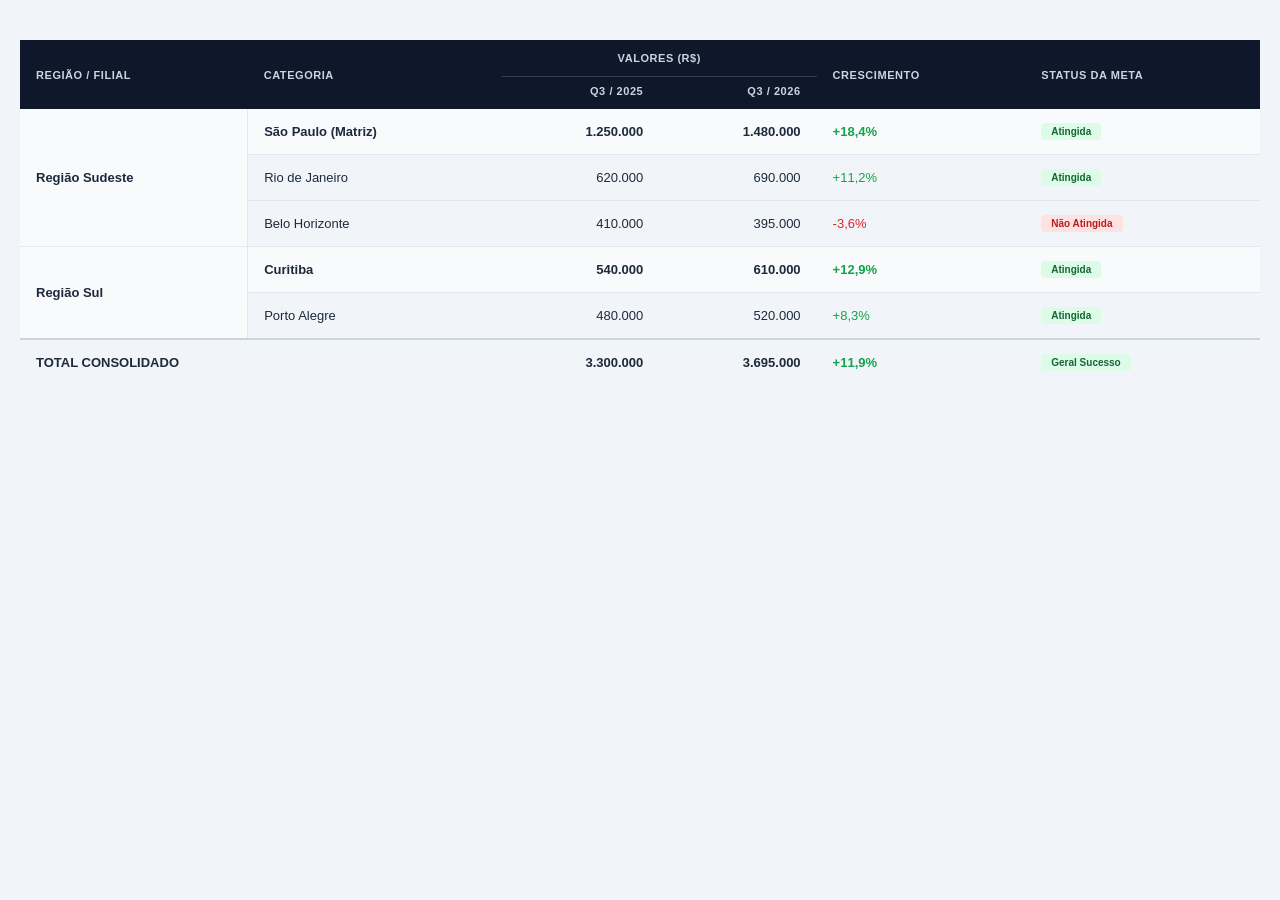
<file: atv tab 10/index.html>
<!DOCTYPE html>
<html lang="en">
<head>
    <meta charset="UTF-8">
    <meta name="viewport" content="width, initial-scale=1.0">
         <link rel="stylesheet" href="style.css">
    <title>Document</title>
</head>
<body>
    <table>
<div class="tabela">
  <table>
    <thead>
      <tr>
        <th rowspan="2">Região / Filial</th>
        <th rowspan="2">Categoria</th>
        <th colspan="2" class="valores">Valores (R$)</th>
        <th rowspan="2">Crescimento</th>
        <th rowspan="2">Status da Meta</th>
      </tr>
      <tr class="sub">
        <th>Q3 / 2025</th>
        <th>Q3 / 2026</th>
      </tr>
    </thead>

    <tbody>
  
      <tr class="destaque">
        <td class="regiao" rowspan="3">Região Sudeste</td>
        <td>São Paulo (Matriz)</td>
        <td class="num">1.250.000</td>
        <td class="num">1.480.000</td>
        <td class="positivo">+18,4%</td>
        <td><span class="badge ok">Atingida</span></td>
      </tr>
      <tr>
        <td>Rio de Janeiro</td>
        <td class="num">620.000</td>
        <td class="num">690.000</td>
        <td class="positivo">+11,2%</td>
        <td><span class="badge ok">Atingida</span></td>
      </tr>
      <tr>
        <td>Belo Horizonte</td>
        <td class="num">410.000</td>
        <td class="num">395.000</td>
        <td class="negativo">-3,6%</td>
        <td><span class="badge nok">Não Atingida</span></td>
      </tr>

     
      <tr class="destaque">
        <td class="regiao" rowspan="2">Região Sul</td>
        <td>Curitiba</td>
        <td class="num">540.000</td>
        <td class="num">610.000</td>
        <td class="positivo">+12,9%</td>
        <td><span class="badge ok">Atingida</span></td>
      </tr>
      <tr>
        <td>Porto Alegre</td>
        <td class="num">480.000</td>
        <td class="num">520.000</td>
        <td class="positivo">+8,3%</td>
        <td><span class="badge ok">Atingida</span></td>
      </tr>
    </tbody>

    <tfoot>
      <tr>
        <td colspan="2">TOTAL CONSOLIDADO</td>
        <td class="num">3.300.000</td>
        <td class="num">3.695.000</td>
        <td class="positivo">+11,9%</td>
        <td><span class="badge ok">Geral Sucesso</span></td>
      </tr>
    </tfoot>
  </table>
</div>

</body>
</html>







</tr>


























    </table>






</body>
</html>
</file>
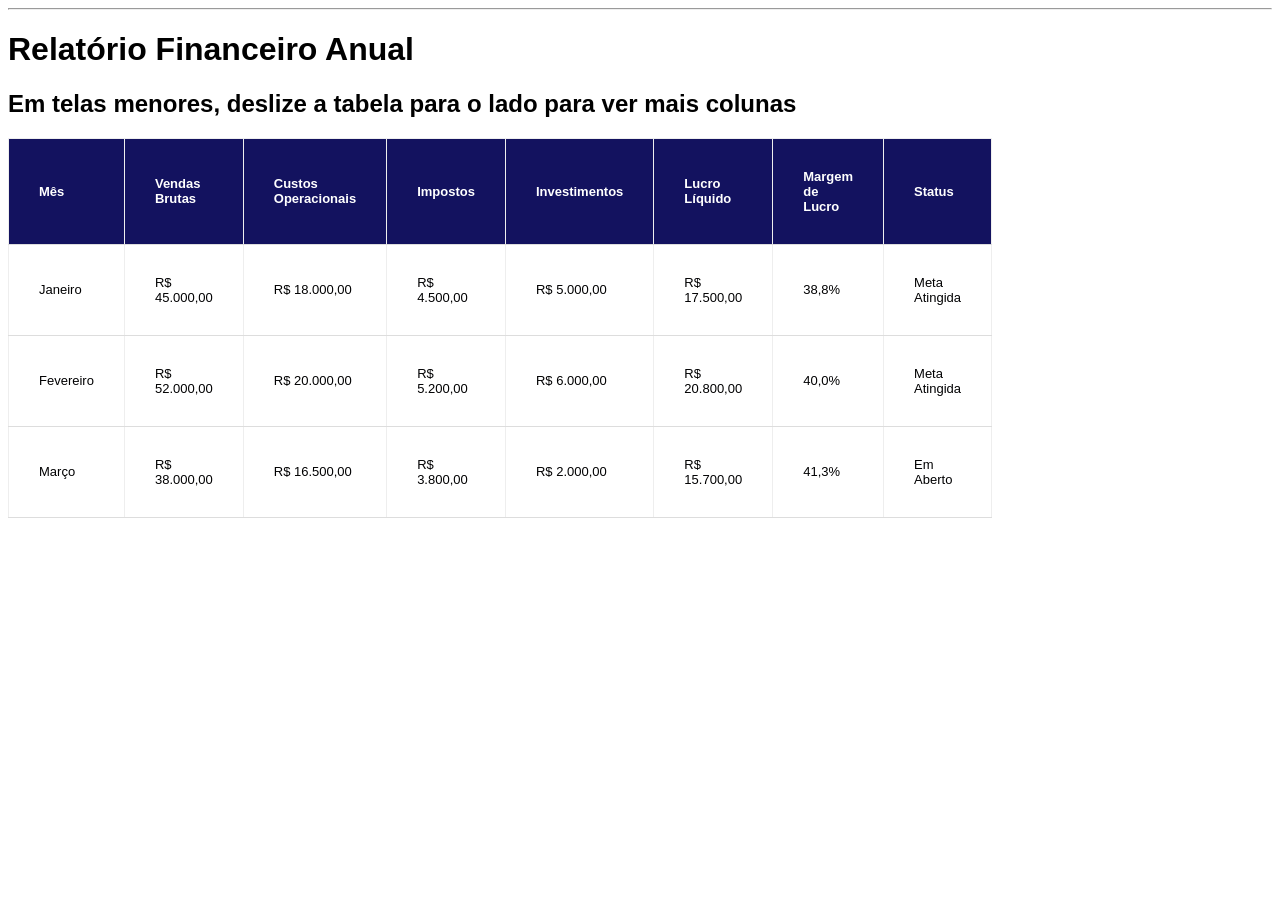
<file: atv tab 11/index.html>
<!DOCTYPE html>
<html lang="en">
<head>
    <meta charset="UTF-8">
    <meta name="viewport" content="width=device-width, initial-scale=1.0">
    <link rel="stylesheet" href="style.css">
    <title>Document</title>
</head>
<body>
      <hr>
  <h1>Relatório Financeiro Anual</h1>
  <h2>Em telas menores, deslize a tabela para o lado para ver mais colunas</h2>
  <table border="1">
<tr>
<th>Mês</th>
<th>Vendas Brutas</th>
<th>Custos Operacionais</th>
<th>Impostos</th>
<th>Investimentos</th>
<th>Lucro Líquido</th>
<th>Margem de Lucro</th>
<th>Status</th>
</tr>
<tr>
<td>Janeiro</td>
<td>R$ 45.000,00</td>
<td>R$ 18.000,00</td>
<td>R$ 4.500,00</td>
<td>R$ 5.000,00</td>
<td>R$ 17.500,00</td>
<td>38,8%</td>
<td>Meta Atingida</td>
</tr>
<tr>
<td>Fevereiro</td>
<td>R$ 52.000,00</td>
<td>R$ 20.000,00</td>
<td>R$ 5.200,00</td>
<td>R$ 6.000,00</td>
<td>R$ 20.800,00</td>
<td>40,0%</td>
<td>Meta Atingida</td>
</tr>
<tr>
<td>Março</td>
<td>R$ 38.000,00</td>
<td>R$ 16.500,00</td>
<td>R$ 3.800,00</td>
<td>R$ 2.000,00</td>
<td>R$ 15.700,00</td>
<td>41,3%</td>
<td>Em Aberto</td>
</tr>












  </table>
    




</body>
</html>
</file>
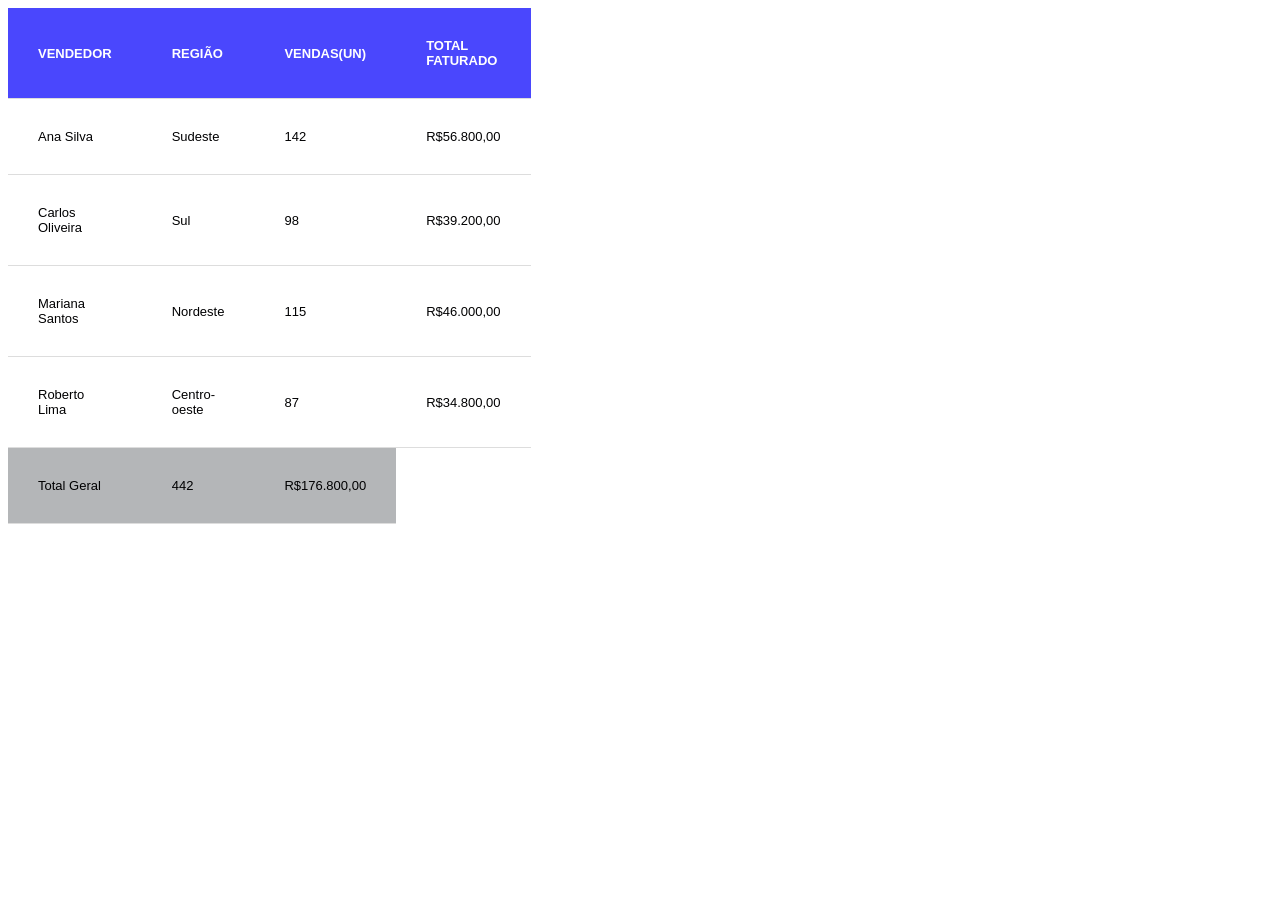
<file: atv tab 12/index.html>
<!DOCTYPE html>
<html lang="en">
<head>
    <meta charset="UTF-8">
    <meta name="viewport" content="width=device-width, initial-scale=1.0">
     <link rel="stylesheet" href="style.css">
    <title>Document</title>
</head>
<body>
    <table>
<tr>
<th>VENDEDOR</th>
<th>REGIÃO</th>
<TH>VENDAS(UN)</TH>
<TH>TOTAL FATURADO</TH>


</tr>
<TR>
<TD>Ana Silva</TD>
<td>Sudeste</td>
<td>142</td>
<td> R$56.800,00</td>



</TR>
<TR>
<TD>Carlos Oliveira</TD>
<td>Sul</td>
<td>98</td>
<td> R$39.200,00</td>



</TR>
<TR>
<TD>Mariana Santos</TD>
<td>Nordeste</td>
<td>115</td>
<td> R$46.000,00</td>



</TR>
<TR>
<TD>Roberto Lima</TD>
<td>Centro-oeste</td>
<td>87</td>
<td> R$34.800,00</td>



</TR>
<TR class="total" colspan="3">
<TD>Total Geral</TD>
<td>442</td>
<td> R$176.800,00</td>


</TR>




    </table>










</body>
</html>
</file>
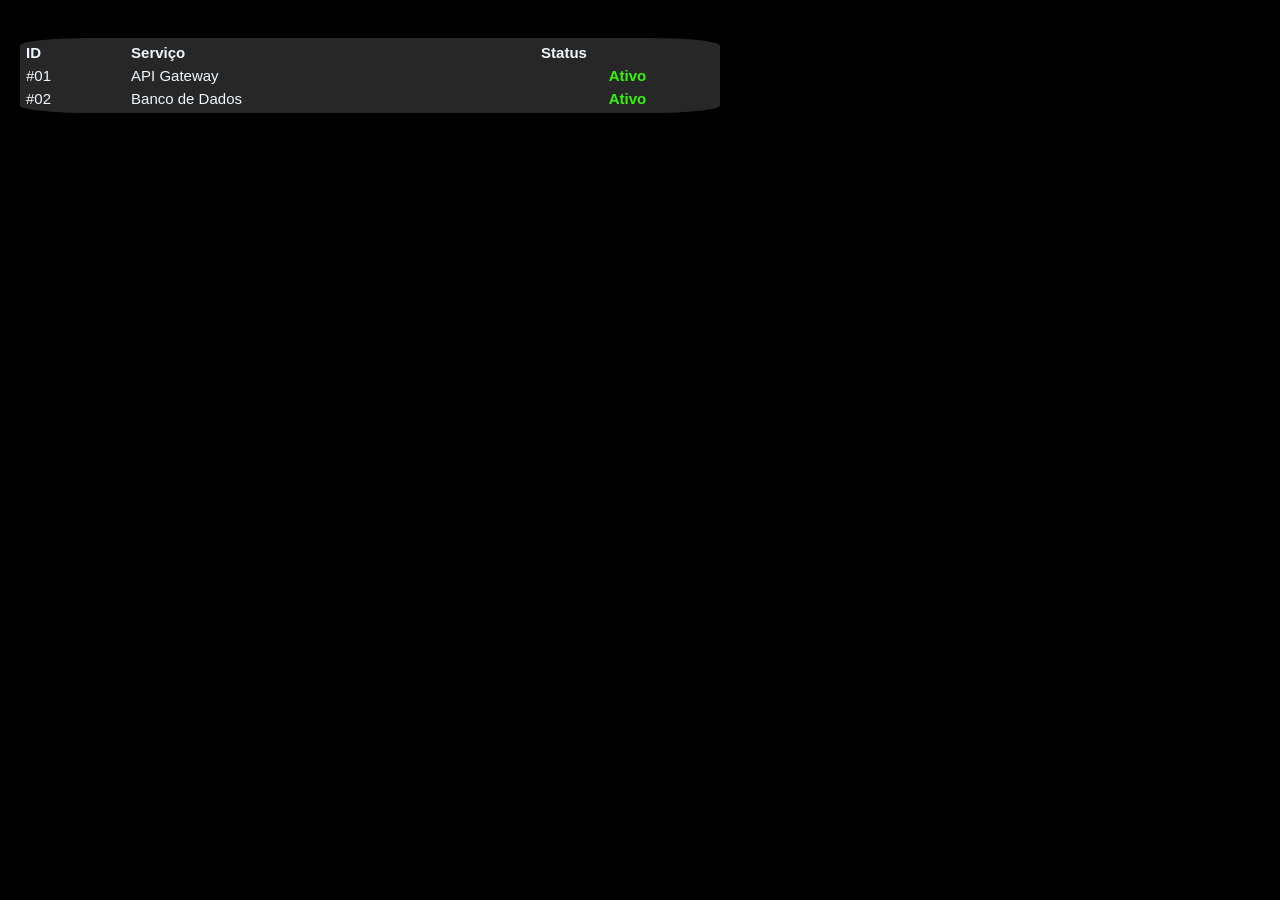
<file: atv tab 2/index.html>
<!DOCTYPE html>
<html lang="en">
<head>
    <meta charset="UTF-8">
    <meta name="viewport" content="width=device-width, initial-scale=1.0">
    <link rel="stylesheet" href="style.css" 
    <title> document </title>
</head>
<body>
    <table border="10px">
        <thead>
<tr>
<td><b> ID</b></td>
<td><b>Serviço</b></td>
<td><b>Status</b></td>
</thead>
</tr>
<tbody>
<tr>
<td> #01 </td>
<td> API Gateway </td>
<th> Ativo </th>
</tr>
</tbody>
<tr>
<td> #02 </td>
<td> Banco de Dados </td>
<th> Ativo </th>
</tr>











    </table>









</body>
</html>
</file>
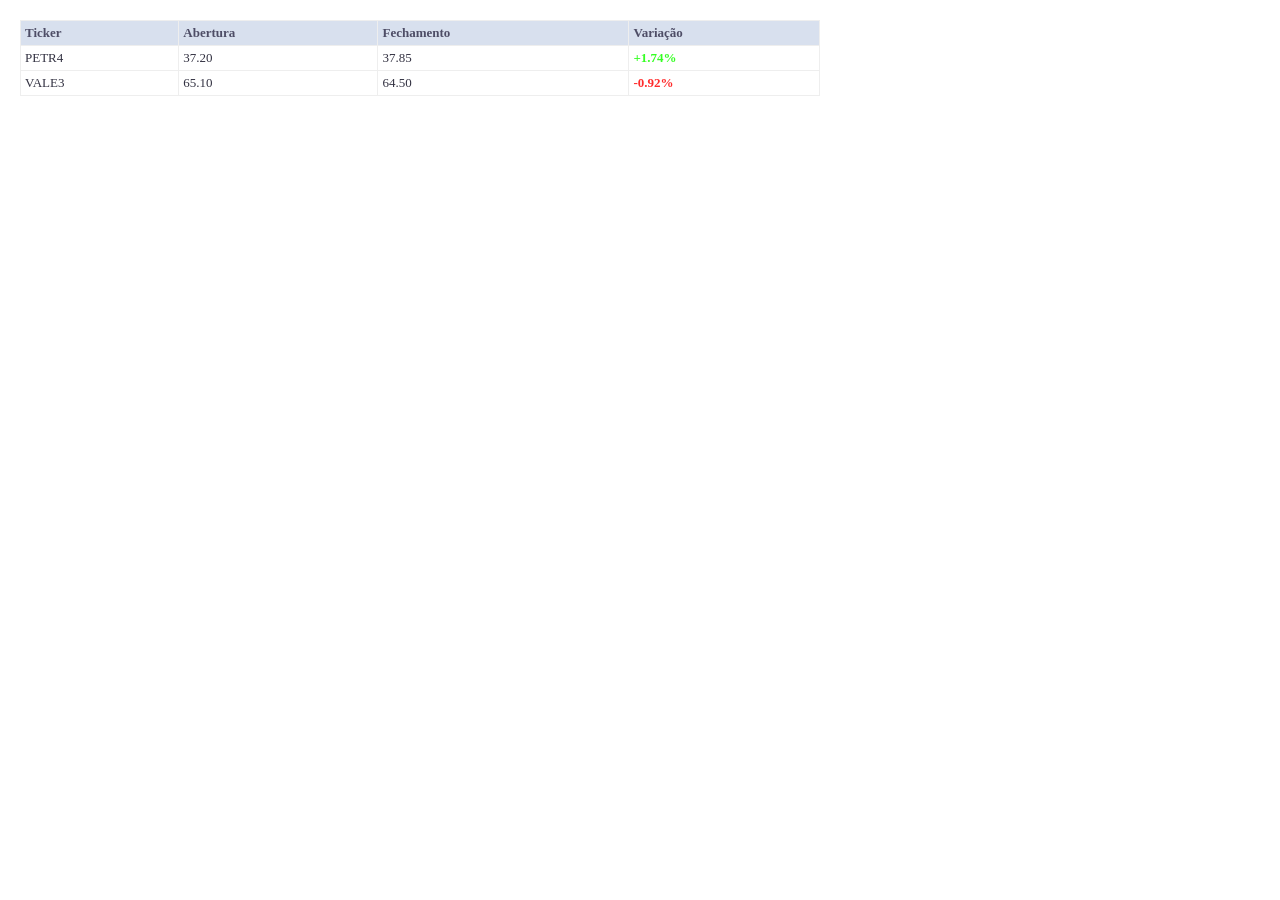
<file: atv tab 6/index.html>
<!DOCTYPE html>
<html lang="en">
<head>
    <meta charset="UTF-8">
    <meta name="viewport" content="width=device-width, initial-scale=1.0">
    <link rel="stylesheet" href="style.css">
    <title>Document</title>
</head>
<body>
       <table border="10px">
<thead>
<tr class="UMBRA">
<th> Ticker </th>
<th> Abertura </th>
<th> Fechamento </th>
<th> Variação </th>
</tr>
</thead>
<tr class="DOIS">
<td>PETR4</td>
<td> 37.20 </td>
<td> 37.85 </td>
<th> +1.74% </tH>
</tr>
<tr class="TRES"> 
<td>VALE3</td>
<td>65.10</td>
<td>64.50</td>
<th>-0.92%</tH>
</tr>


</tbody>
    </table>
    





</body>
</html>
</file>
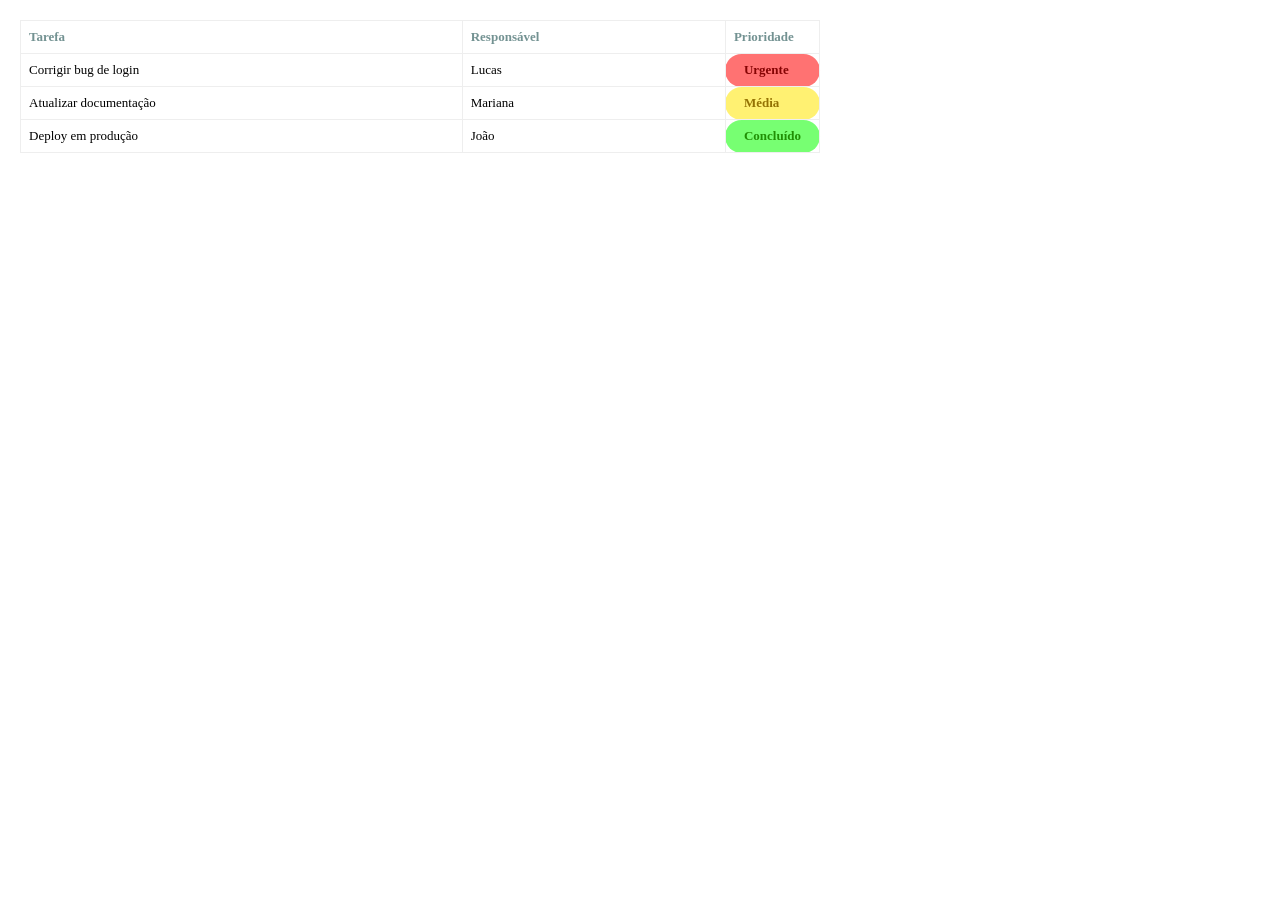
<file: atv tab 7/index.html>
<!DOCTYPE html>
<html lang="en">
<head>
    <meta charset="UTF-8">
    <meta name="viewport" content="width=device-width, initial-scale=1.0">
        <link rel="stylesheet" href="style.css">
    <title>Document</title>
</head>
<body>
    <table border="10px">
<tr class="um">
<th><b> Tarefa </b></th>
<th>Responsável</th>
<th>Prioridade</th>
</tr>
<tbody>
<tr class="dois">
<td>Corrigir bug de login</td>
<td> Lucas </td>
<th> Urgente </th>
</tr>
</tbody>
<tr class="tres">
<td>Atualizar documentação</td>
<td>Mariana</td>
<div class="tres2">
<th>Média</th>
</div>
</tr>
<tr class="quatro">
<td> Deploy em produção </td>
<td>João</td>
<th>Concluído</th>


</tr>









    </table>








</body>
</html>
</file>
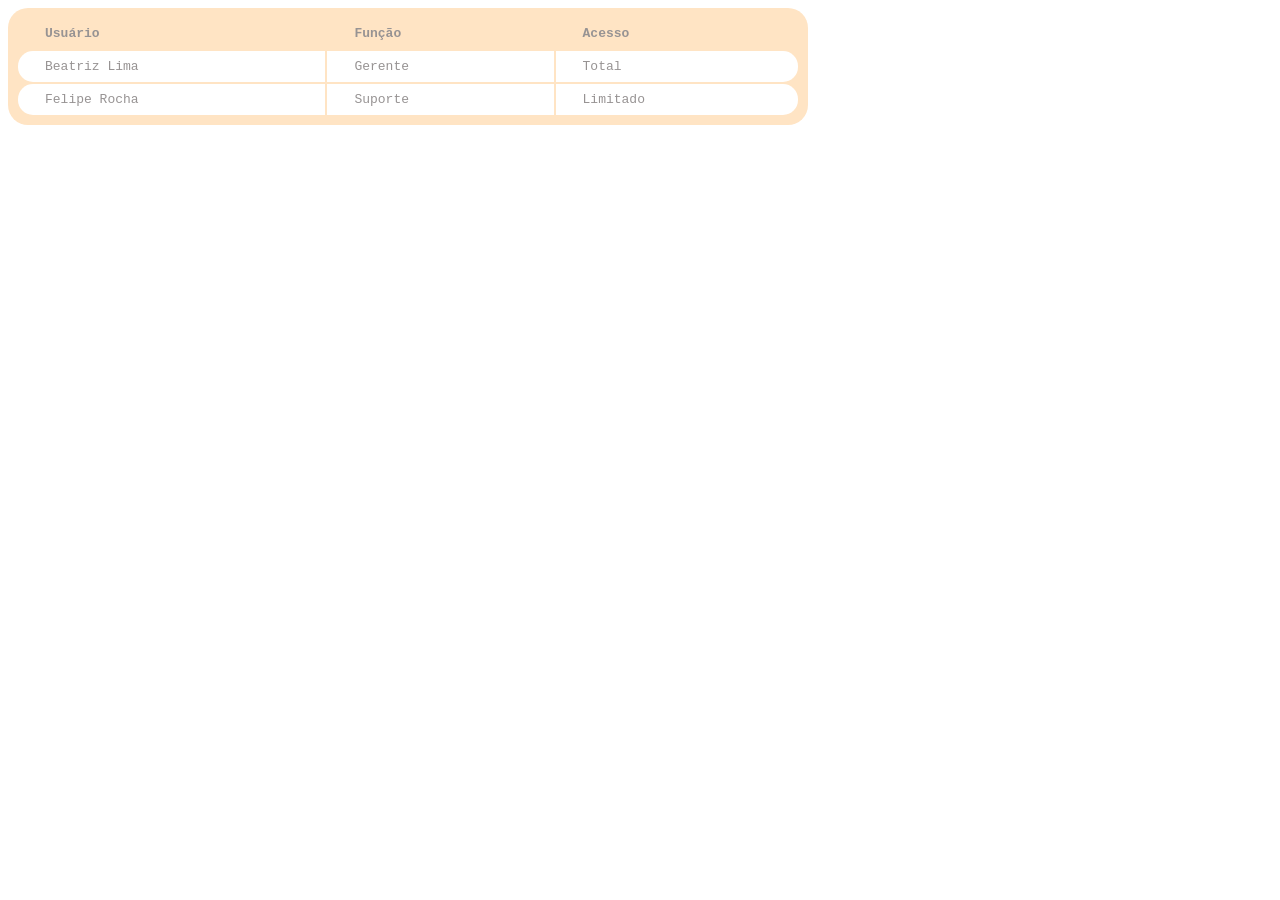
<file: atv tab 8/index.html>
<!DOCTYPE html>
<html lang="en">
<head>
    <meta charset="UTF-8">
    <meta name="viewport" content="width=device-width, initial-scale=1.0">
      <link rel="stylesheet" href="style.css">
    <title>Document</title>
</head>
<body>
    <table>
<tr>
<th> Usuário </th>
<th>Função</th>
<th>Acesso</th>

</tr>
<tbody>
<tr >
<td> Beatriz Lima</td>
<td> Gerente</td>
<td> Total</td>


</tr>
<tr >
<td> Felipe Rocha</td>
<td> Suporte</td>
<td> Limitado</td>

</tbody>
</tr>









    </table>






</body>
</html>
</file>
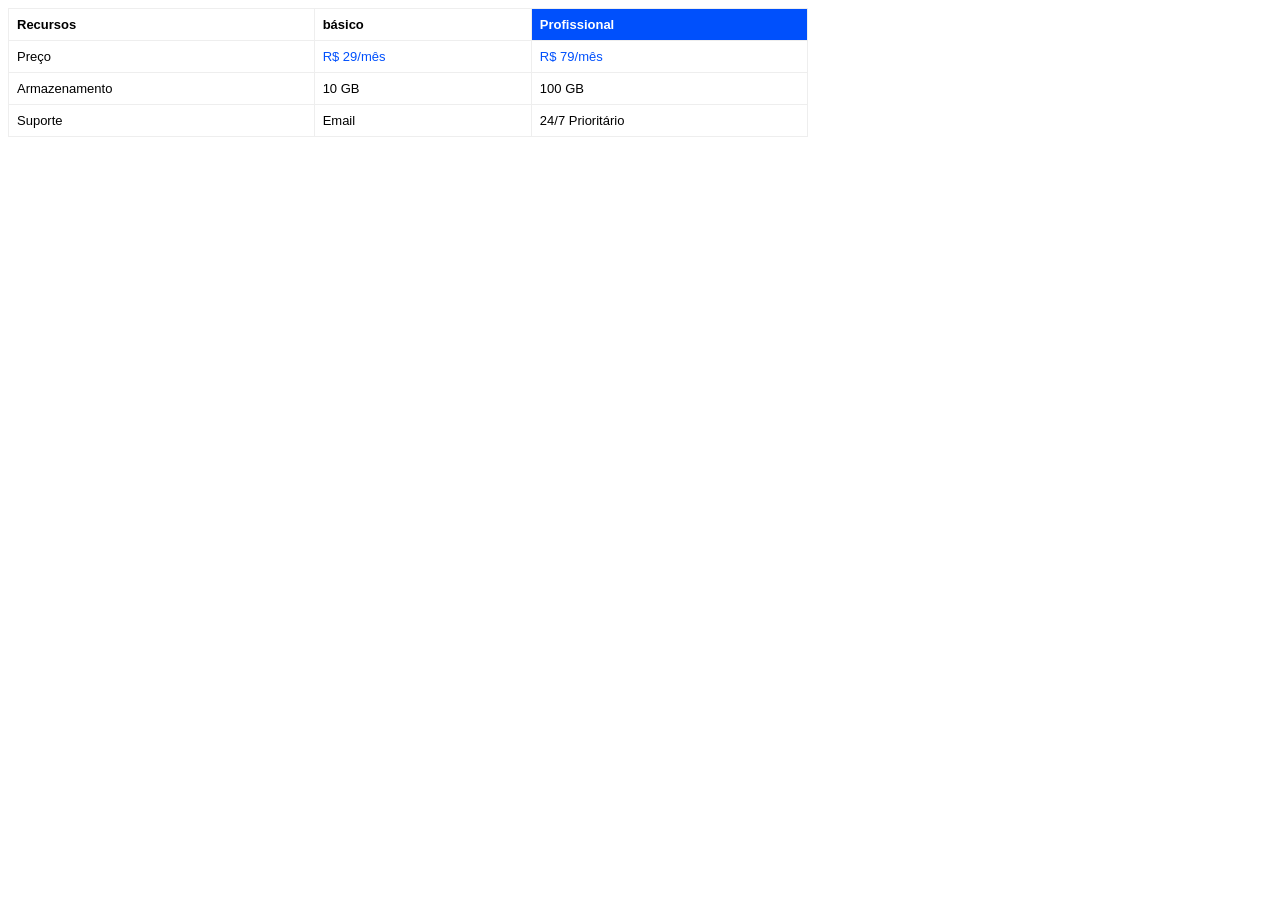
<file: atv tab 9/index.html>
<!DOCTYPE html>
<html lang="en">
<head>
    <meta charset="UTF-8">
    <meta name="viewport" content="width=device-width, initial-scale=1.0">
    <link rel="stylesheet" href="style.css">
    <title>Document</title>
</head>
<body>
  <table border="1">
<thead>
<tr>
 
<th> Recursos </th>
<th> básico</th>
<th class="profissional">Profissional</th>
</tr>
 
<tr>
 
  <td> Preço </td>
  <td class="preco">R$ 29/mês</td>
  <td class="preco">R$ 79/mês</td>
</tr>
 
<tr>
 
    <td> Armazenamento </td>
    <td> 10 GB </td>
    <td> 100 GB </td>
</tr>
 
<tr>
 
  <td> Suporte </td>
  <td> Email </td>
  <td> 24/7 Prioritário</td>
</tr>
 
 
 
 
 
</thead>
</table>
</body>
</html>
    





</body>
</html>
</file>
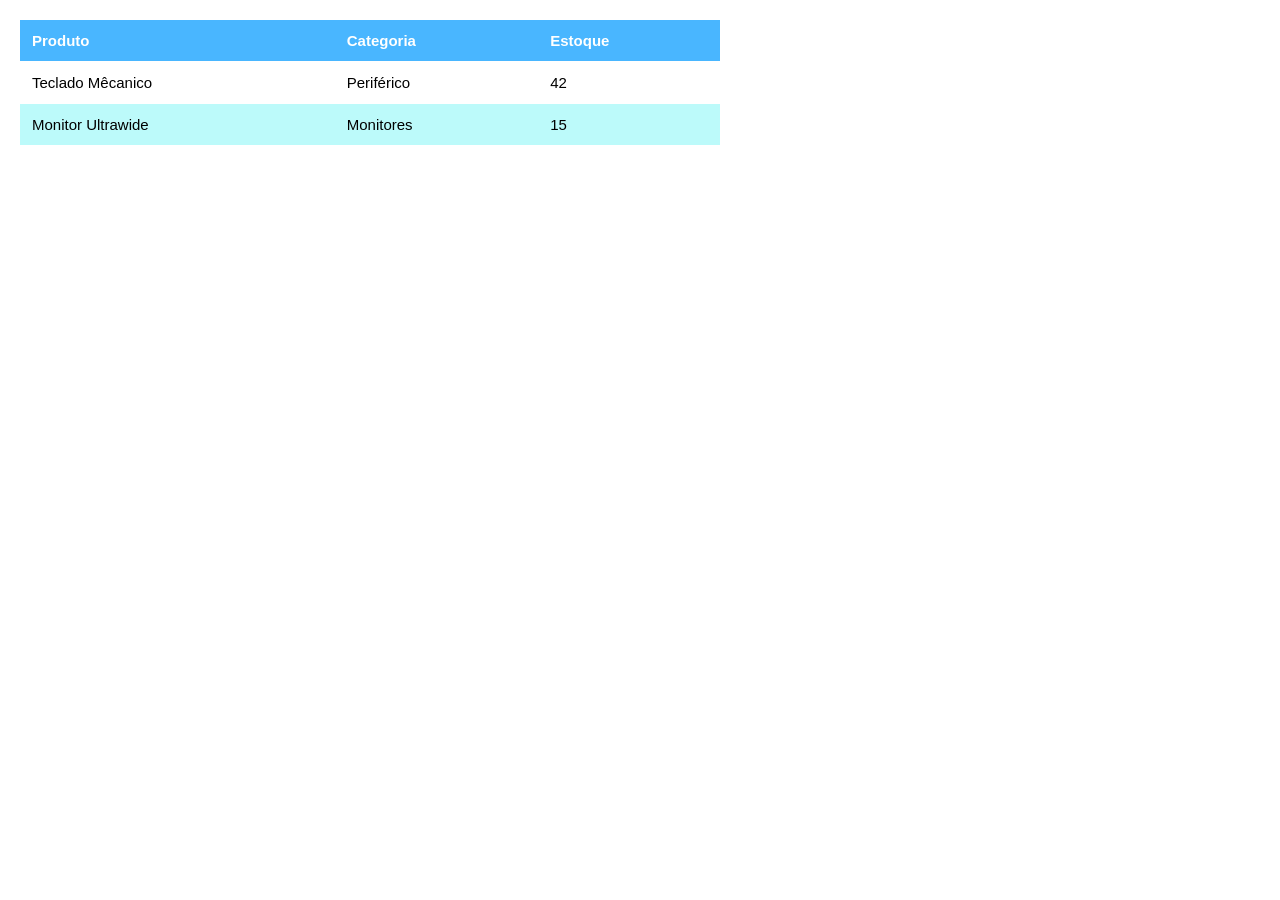
<file: atv tab3/index.html>
<!DOCTYPE html>
<html lang="en">
<head>
    <meta charset="UTF-8">
    <meta name="viewport" content="width, initial-scale=1.0">
    <link rel="stylesheet" href="style.css">
    <title>Document</title>
   
</head>
<body>
       <table>  
<thead>
    <tr>
<th> Produto </th>
<th> Categoria </th>
<th> Estoque </th>
</tr>
</thead>
<tbody>
<tr>
<td> Teclado Mêcanico</td>
<td> Periférico </td>
<td> 42 </td>
</tr>


    <!-- última linha com classe dedicada-->
<tr class="ultimalinha">
<td> Monitor Ultrawide </td>
<td> Monitores </td>
<td> 15 </td>
</tr>
</tbody>
    </table>


</body>
</html>
</file>
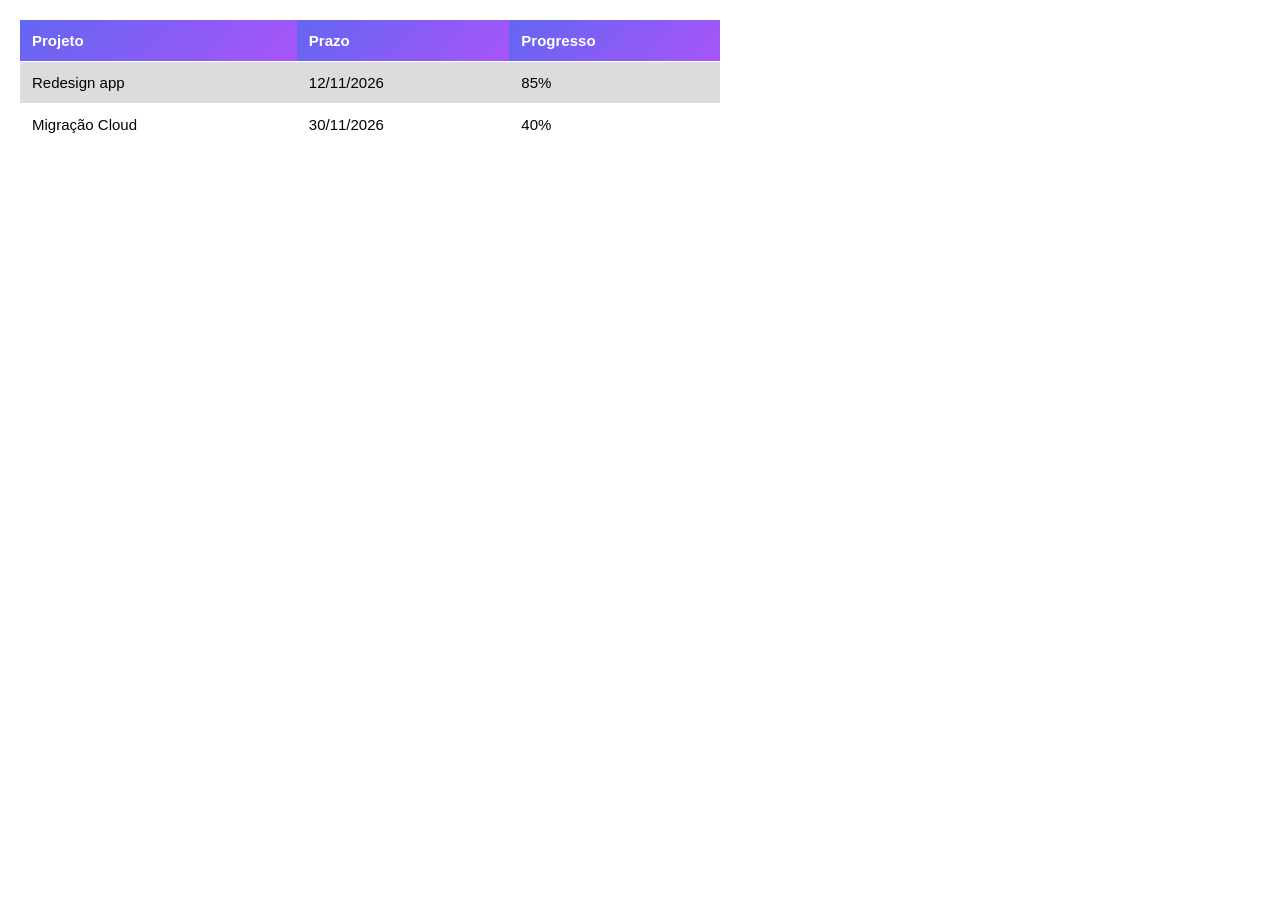
<file: atv tab4/index.html>
<!DOCTYPE html>
<html lang="en">
<head>
    <meta charset="UTF-8">
    <meta name="viewport" content="width=device-width, initial-scale=1.0">
     <link rel="stylesheet" href="style.css">
    <title>Document</title>
</head>
<body>
    <table>
<thead>
<tr>
<th> Projeto </th>
<th> Prazo </th>
<th> Progresso </th>
</tr>
</thead>
<tbody>
<tr>
<td>Redesign app</td>
<td> 12/11/2026 </td>
<td> 85% </td>
</tr>
<tr> 
<td>Migração Cloud</td>
<td>30/11/2026</td>
<td>40%</td>
</tr>


</tbody>
    </table>
</body>
</html>
</file>
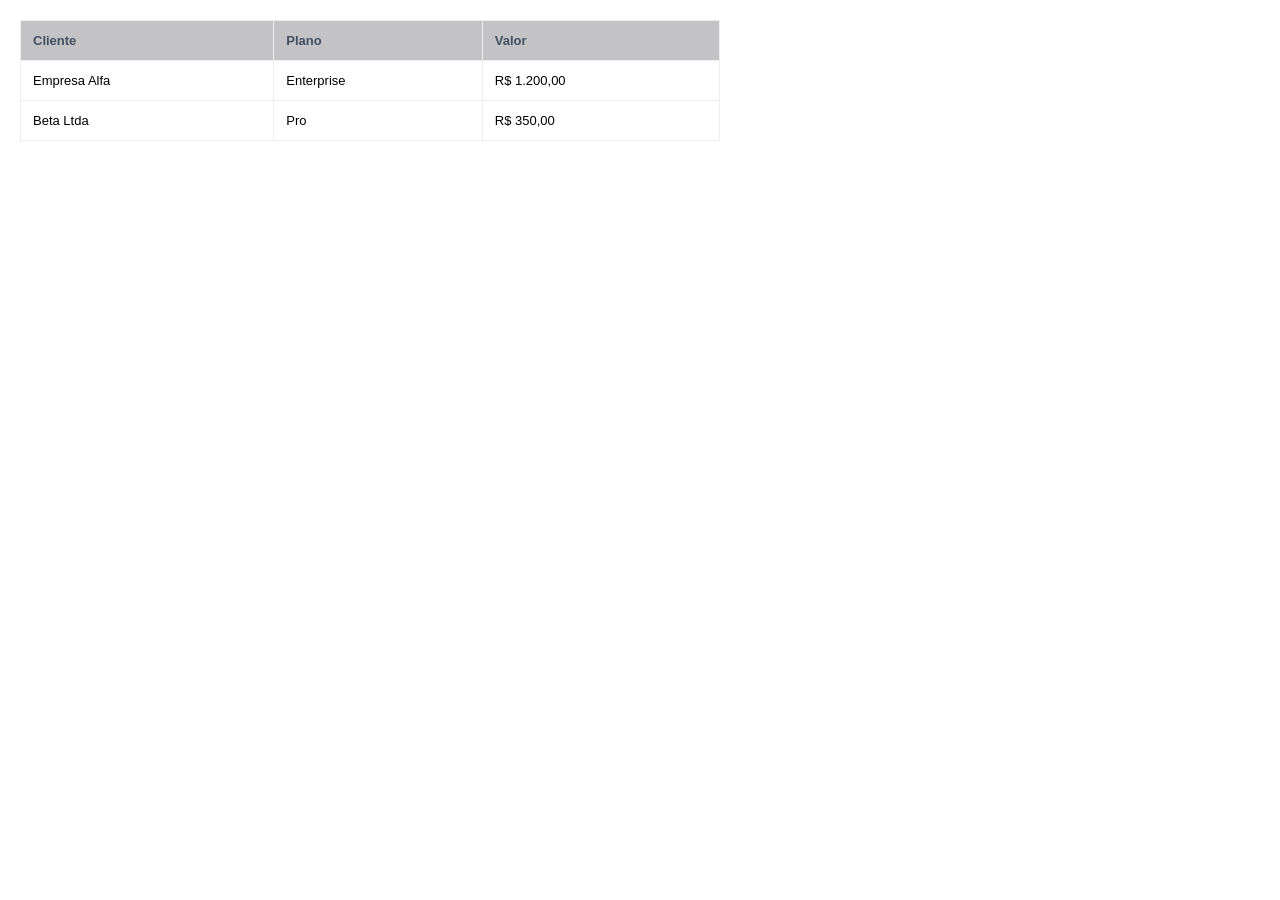
<file: atv tab5/index.html>
<!DOCTYPE html>
<html lang="en">
<head>
    <meta charset="UTF-8">
    <meta name="viewport" content="width=device-width, initial-scale=1.0">
     <link rel="stylesheet" href="style.css">
    <title>Document</title>
</head>
<body>
       <table border="10px">
<thead>
<tr>
<th> Cliente </th>
<th> Plano </th>
<th> Valor </th>
</tr>
</thead>
<tbody>
<tr>
<td>Empresa Alfa</td>
<td> Enterprise </td>
<td> R$ 1.200,00 </td>
</tr>
<tr> 
<td>Beta Ltda</td>
<td>Pro</td>
<td>R$ 350,00</td>
</tr>


</tbody>
    </table>







</body>
</html>
</file>
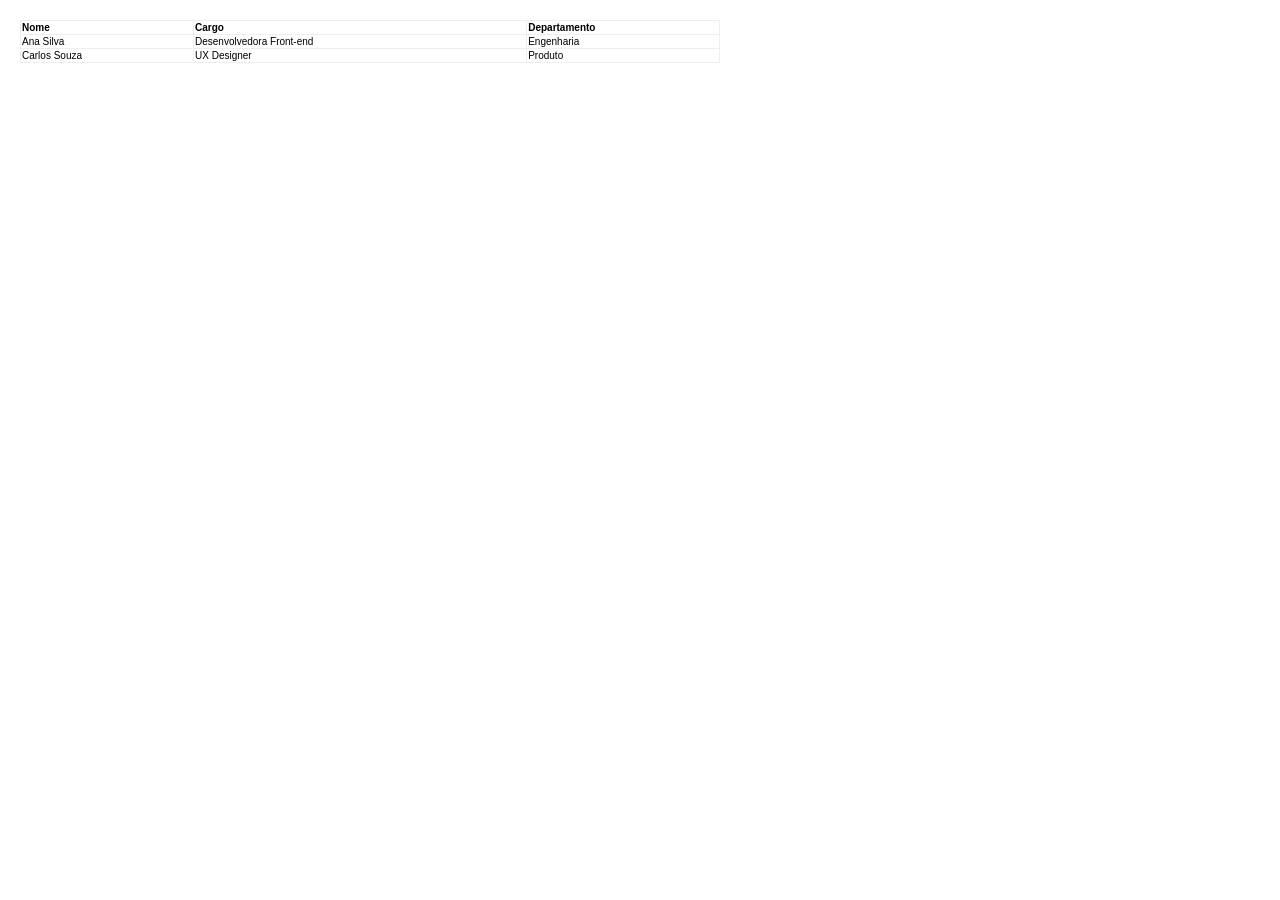
<file: atividade tabela/tab1/index..html>
<!DOCTYPE html>
<html lang="en">
<head>
    <meta charset="UTF-8">
    <meta name="viewport" content="width=device-width, initial-scale=1.0">
    <link rel="stylesheet" href="style.css">
    <title>Document</title>
</head>
<body>
 
        <table border="4px">
<thead>
    <tr>
<th>Nome</th>
<th>Cargo</th>
<th>Departamento</th>
</tr>
</thead>
<tbody>
<tr>
<td>Ana Silva</td>
<td> Desenvolvedora Front-end </td>
<td> Engenharia  </td>
</tr>
</tbody>
<tr>
<td>Carlos Souza</td>
<td> UX Designer </td>
<td> Produto  </td>
</tr>




























    </table>






</body>
</html>
</file>
<file: atv tab 10/style.css>
body {
    font-family: "Segoe UI", Arial, sans-serif;
    background: #f1f5f9;
    margin: 0;
    padding: 40px 20px;
  }
  .tabela-wrap {
    max-width: 900px;
    margin: 0 auto;
    background: #fff;
    border-radius: 12px;
    overflow: hidden;
    box-shadow: 0 4px 16px rgba(15, 23, 42, .12);
  }
  table {
    width: 100%;
    border-collapse: collapse;
    font-size: 13px;
    color: #1e293b;
  }
  thead th {
    background: #0f172a;
    color: #cbd5e1;
    font-size: 11px;
    font-weight: 600;
    letter-spacing: .05em;
    text-transform: uppercase;
    text-align: left;
    padding: 12px 16px;
  }
  thead .valores {
    text-align: center;
    border-bottom: 1px solid #334155;
  }
  thead .sub th {
    text-align: right;
    padding-top: 8px;
  }
  tbody td {
    padding: 14px 16px;
    border-bottom: 1px solid #e2e8f0;
  }
  td.regiao {
    font-weight: 700;
    border-right: 1px solid #e2e8f0;
    vertical-align: middle;
  }
  td.num { text-align: right; font-variant-numeric: tabular-nums; }
  tr.destaque td { font-weight: 700; background: #f8fafc; }
  .positivo { color: #16a34a; }
  .negativo { color: #dc2626; }

  .badge {
    display: inline-block;
    padding: 3px 10px;
    border-radius: 4px;
    font-size: 10px;
    font-weight: 600;
  }
  .ok  { background: #dcfce7; color: #166534; }
  .nok { background: #fee2e2; color: #b91c1c; }

  tfoot td {
    padding: 14px 16px;
    font-weight: 700;
    background: #f1f5f9;
    border-top: 2px solid #cbd5e1;
  }
</file>
<file: atv tab 11/style.css>
body{
font-family:Arial, Helvetica, sans-serif

}
table{
width: 100px;
border-collapse: collapse;
border-bottom: 1px solid #ddd;
font-align:left;
border: 10px;
padding: 10px;
font-size: 13px;

}
th, td{
padding: 30px;
text-align: left;
color: white;
border-bottom: 1px solid #ddd;

}
tr:first-child{
    background-color: rgb(19, 18, 95);
}
td{
    color: rgb(1, 1, 2);
}
</file>
<file: atv tab 12/style.css>
body{
font-family:Arial, Helvetica, sans-serif

}
table{
width: 100px;
border-collapse: collapse;
border-bottom: 1px solid #ddd;
border: 10px;
padding: 10px;
font-size: 13px;

}
th, td{
padding: 30px;
text-align: left;
color: white;
border-bottom: 1px solid #ddd;

}
tr:first-child{
    background-color: rgb(74, 71, 253);
}
td{
    color: rgb(1, 1, 2);
}
tr:last-child{

    background-color: rgb(180, 182, 184);
}
</file>
<file: atv tab 2/style.css>
body{
font-family: Arial, Helvetica, sans-serif;
margin: 20px;
background-color: black;
border-radius: 10%;
}

table{
    width: 100%;
    max-width: 700px;
   border-radius: 10%;
    border: 2px solid transparent;
    font-size: 15px;
    color: rgb(32, 32, 32);
    background-color: rgb(39, 39, 39);
}
th{
color:rgb(54, 245, 7);
font-family: Arial, Helvetica, sans-serif;
}


td{
color: aliceblue;

}
</file>
<file: atv tab 6/style.css>
body{
font-family: serif;
margin: 20px;
}
table{
width: 100%;
max-width: 800px;
border-radius: 100px;
border-collapse: collapse;
border: 10px;

font-size: 13px;

}
 td{
    padding: 4px;
color: #333242;
}
th{
    padding: 4px;
text-align: left;}

    .UMBRA {
 color: #4e4d66;
  
 background-color: #d8e0ee;
 

}
.DOIS th{
color: #35ff23;
 


}
.TRES th{
color: #ff2b2b;
 

}
</file>
<file: atv tab 7/style.css>
body{
font-family: serif;
margin: 20px;
}
table{
width: 100%;
max-width: 800px;
border-radius: 100px;
border-collapse: collapse;
border: 10px;

font-size: 13px;

}
th, td{
padding: 8px;
text-align: left;

}
.um th{
color: rgb(115, 146, 146);
padding: 8px;

}
.dois th{
color: rgb(133, 4, 4);
background-color: rgb(255, 114, 114);
 box-sizing: border-box;
  border-radius: 100px;
  width: 10px;
  padding: 8px 18px;
}
.tres th{
color: rgb(148, 114, 3);
background-color: rgb(255, 241, 114);
    border-radius: 100px;
    width: 10px;
    padding: 8px 18px;

}
.quatro th{
width: 10px;
color: rgb(32, 143, 4);
background-color: rgb(119, 255, 114);
 border-radius: 80px;
    width: 10px;
    padding: 8px 18px;
    text-align: left;
}
</file>
<file: atv tab 8/style.css>
body{
font-family: 'Courier New', Courier, monospace;
background-color: rgb(255, 255, 255);



}
table{
width: 100%;
max-width: 800px;
border-radius: 20px;


background-color: bisque;
font-size: 13px;
padding: 8px 8px;

}
th, td{
padding: 8px;
text-align: left;
}
th{
    color: rgb(151, 147, 147);
    text-align: left;
    padding: 8px 27px;
    font-size: 13px;

}
td{
    color: rgb(151, 147, 147);
    text-align: left;
    padding: 8px 27px;
    font-size: 13px;
background-color: rgb(255, 255, 255);
}
td:first-child{
    border-radius: 15px 0px 0px 15px;
}
td:last-child{
    border-radius: 0px 15px 15px 0px;
}
</file>
<file: atv tab 9/style.css>
body{
font-family:Arial, Helvetica, sans-serif

}
table{
width: 100%;
max-width: 800px;
border-radius: 100px;
border-collapse: collapse;
border: 10px;
padding: 10px;
font-size: 13px;

}
th, td{
padding: 8px;
text-align: left;

}
.preco {
color: rgb(0, 80, 252);
padding: 8px;

}
.profissional{
background-color: rgb(0, 80, 252);
color: white;
}
th{
background-color: rgb(255, 255, 255);}
</file>
<file: atv tab3/style.css>
body{
font-family: Arial, Helvetica, sans-serif;
margin: 20px;

}
table{
width: 100%;
max-width: 700px;
border: 10px;
border-collapse: collapse;
font-size: 15px;

}
th, td {
padding: 12px;
text-align: left;
border-bottom: 1px solid #ffff;

}
th{
background-color: rgb(73, 182, 255);
color:rgb(255, 255, 255);



}
tr:last-child {
    background-color: rgb(188, 250, 250);
}
</file>
<file: atv tab4/style.css>
body{
    font-family: Arial, Helvetica, sans-serif;
margin: 20px;
}
table{
width: 100%;
max-width: 700px;
border: 10px;
border-collapse: collapse;
font-size: 15px;
}
th,td{
    padding:12px;
    text-align: left;
    border-bottom: 1px solid #fff;

}
th{
    background: linear-gradient(135deg, #6366f1, #a855f7);
    color: #fff;
   
}
tr:first-child{
    background-color: rgb(219, 220, 221);
}
</file>
<file: atv tab5/style.css>
body{
    font-family: Arial, Helvetica, sans-serif;
margin: 20px;
}
table{
width: 100%;
max-width: 700px;
border-radius: 100px;
border-collapse: collapse;
border: 10px;

font-size: 13px;
}
th,td{
    padding:12px;
    text-align: left;

    

}
th{
    background-color: rgb(195, 195, 197);
    color: #424f61;
   
}
</file>
<file: atividade tabela/tab1/style.css>
body{
font-family: Arial, Helvetica, sans-serif;
margin: 20px;


}

table{
width: 200%;
max-width: 700px;
border: 5px;
border-collapse: collapse;
font-size: 10px;
}
th, td{
    text-align: left;
}
</file>
